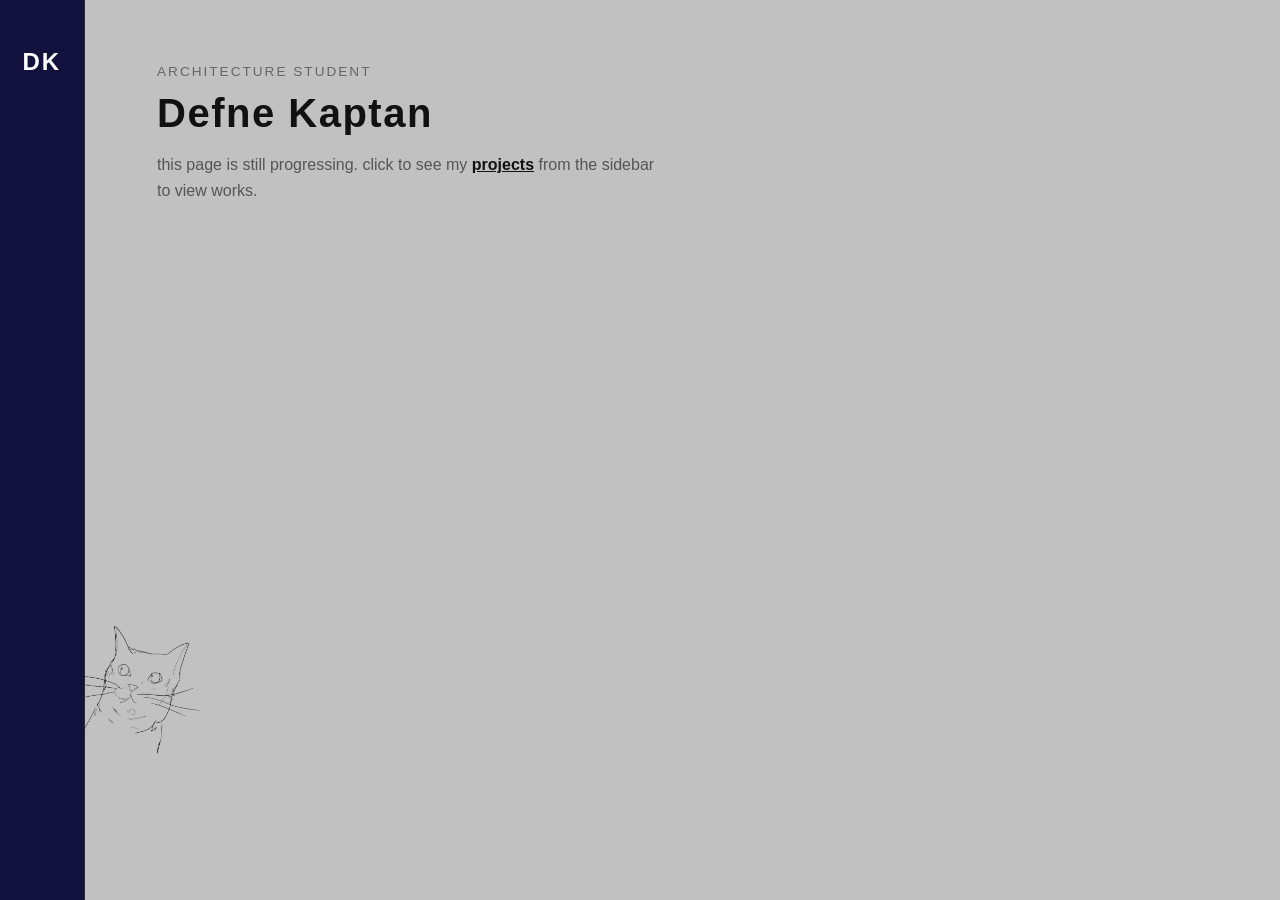
<file: index.html>
<!DOCTYPE html>
<html lang="en">
<head>
    <meta charset="UTF-8">
    <meta name="viewport" content="width=device-width, initial-scale=1.0">
    <title>Defne Kaptan | portfolio</title>
    <link rel="stylesheet" href="style.css">
</head>
<body>

    <input type="checkbox" id="sidebar-toggle" class="sidebar-toggle">

    <aside class="sidebar">
        <label for="sidebar-toggle" class="sidebar-click-area" title="Toggle Menu"></label>
        <div class="logo-trigger">
            <span class="logo">DK</span>
        </div>
        
        <ul class="nav-links">
            <li>
                <a href="index.html" class="active">home</a>
                <img src="cat-active.png" alt="Active Cat" class="nav-cat">
            </li>
            <li>
                <a href="projects.html">projects</a>
                <img src="cat-active.png" alt="Active Cat" class="nav-cat">
            </li>
            <li>
                <a href="connect.html">connect</a>
                <img src="cat-active.png" alt="Active Cat" class="nav-cat">
            </li>
        </ul>
    </aside>

    <img src="cat-peeking.png" alt="Peeking Cat" class="sidebar-cat">

    <main class="landing-container">
        <div class="home-intro">
            <span class="intro-subtitle" style="display: block; font-size: 0.85rem; letter-spacing: 2px; text-transform: uppercase; color: #666; margin-bottom: 0.75rem;">Architecture Student</span>
            <h1 style="font-size: 2.5rem; font-weight: 700; letter-spacing: 1.5px; margin-bottom: 1rem; color: #111;">Defne Kaptan</h1>
            <p style="font-size: 1rem; color: #555; line-height: 1.6; max-width: 500px;">this page is still progressing. click to see my <a href="projects.html" style="color: #111; font-weight: 600; text-decoration: underline;">projects</a> from the sidebar to view works.</p>
        </div>
    </main>

</body>
</html>
</file>
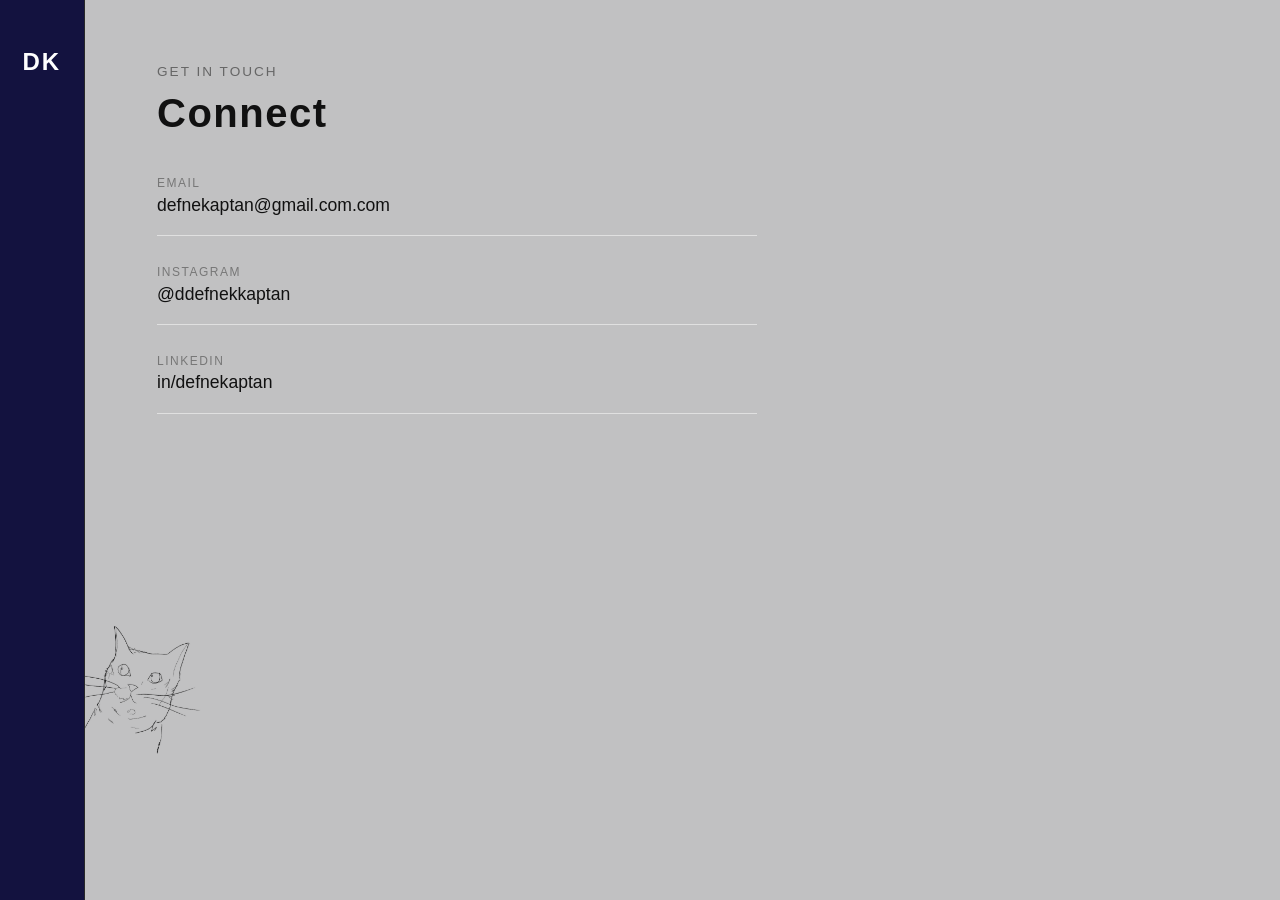
<file: connect.html>
<!DOCTYPE html>
<html lang="en">
<head>
    <meta charset="UTF-8">
    <meta name="viewport" content="width=device-width, initial-scale=1.0">
    <title>Connect | Defne Kaptan</title>
    <link rel="stylesheet" href="style.css">
</head>
<body>

    <input type="checkbox" id="sidebar-toggle" class="sidebar-toggle">

    <aside class="sidebar">
        <label for="sidebar-toggle" class="sidebar-click-area" title="Toggle Menu"></label>
        <div class="logo-trigger">
            <span class="logo">DK</span>
        </div>
        
        <ul class="nav-links">
            <li>
                <a href="index.html">Home</a>
                <img src="cat-active.png" alt="Active Cat" class="nav-cat">
            </li>
            <li>
                <a href="projects.html">Projects</a>
                <img src="cat-active.png" alt="Active Cat" class="nav-cat">
            </li>
            <li>
                <a href="connect.html" class="active">Connect</a>
                <img src="cat-active.png" alt="Active Cat" class="nav-cat">
            </li>
        </ul>
    </aside>

    <img src="cat-peeking.png" alt="Peeking Cat" class="sidebar-cat">

    <main class="landing-container">
        <div class="connect-content" style="max-width: 600px; width: 100%;">
            <span style="display: block; font-size: 0.85rem; letter-spacing: 2px; text-transform: uppercase; color: #666; margin-bottom: 0.75rem;">Get in Touch</span>
            <h1 style="font-size: 2.5rem; font-weight: 700; letter-spacing: 1.5px; margin-bottom: 2.5rem; color: #111;">Connect</h1>
            
            <div style="display: flex; flex-direction: column; gap: 1.8rem;">
                <div class="connect-item" style="border-bottom: 1px solid #e0e0e0; padding-bottom: 1.2rem;">
                    <span style="display: block; font-size: 0.75rem; letter-spacing: 1.5px; text-transform: uppercase; color: #777; margin-bottom: 0.3rem;">Email</span>
                    <a href="mailto:defne@example.com" style="font-size: 1.1rem; color: #111; text-decoration: none; font-weight: 500;">defnekaptan@gmail.com.com</a>
                </div>
                
                <div class="connect-item" style="border-bottom: 1px solid #e0e0e0; padding-bottom: 1.2rem;">
                    <span style="display: block; font-size: 0.75rem; letter-spacing: 1.5px; text-transform: uppercase; color: #777; margin-bottom: 0.3rem;">Instagram</span>
                    <a href="https://instagram.com" target="_blank" style="font-size: 1.1rem; color: #111; text-decoration: none; font-weight: 500;">@ddefnekkaptan</a>
                </div>

                <div class="connect-item" style="border-bottom: 1px solid #e0e0e0; padding-bottom: 1.2rem;">
                    <span style="display: block; font-size: 0.75rem; letter-spacing: 1.5px; text-transform: uppercase; color: #777; margin-bottom: 0.3rem;">LinkedIn</span>
                    <a href="https://linkedin.com" target="_blank" style="font-size: 1.1rem; color: #111; text-decoration: none; font-weight: 500;">in/defnekaptan</a>
                </div>
            </div>
        </div>
    </main>

</body>
</html>
</file>
<file: style.css>
* {
    margin: 0;
    padding: 0;
    box-sizing: border-box;
    font-family: -apple-system, BlinkMacSystemFont, "Segoe UI", Roboto, Helvetica, Arial, sans-serif;
}

body {
    display: flex;
    background-color: #c1c1c2;
    color: #1a1a1a;
    min-height: 100vh;
}

.sidebar-toggle,
.accordion-toggle {
    display: none;
}

.sidebar {
    width: 85px;
    background-color: #13123f;
    color: #ffffff;
    display: flex;
    flex-direction: column;
    justify-content: space-between;
    padding: 3rem 1.4rem;
    position: fixed;
    top: 0;
    left: 0;
    height: 100vh;
    border-right: 1px solid #282828;
    z-index: 1000;
    overflow: hidden;
    transition: width 0.35s cubic-bezier(0.25, 1, 0.5, 1), padding 0.35s ease;
}

.sidebar-click-area {
    position: absolute;
    inset: 0;
    z-index: 1;
    cursor: pointer;
}

.logo-trigger {
    position: relative;
    z-index: 2;
    display: inline-block;
    user-select: none;
    pointer-events: none;
}

.sidebar .logo {
    font-size: 1.5rem;
    font-weight: 700;
    letter-spacing: 2px;
    text-transform: uppercase;
    transition: opacity 0.2s ease;
}

.sidebar:hover .logo {
    opacity: 0.75;
}

.sidebar .nav-links {
    position: relative;
    z-index: 2;
    list-style: none;
    display: flex;
    flex-direction: column;
    gap: 1.8rem;
    opacity: 0;
    visibility: hidden;
    transform: translateX(-10px);
    transition: opacity 0.25s ease, transform 0.3s ease, visibility 0.25s;
    pointer-events: none;
}

.sidebar .nav-links li {
    position: relative;
    display: flex;
    align-items: center;
}

.sidebar .nav-links a {
    pointer-events: auto;
    color: #999999;
    text-decoration: none;
    font-size: 0.95rem;
    letter-spacing: 0.5px;
    white-space: nowrap;
    transition: color 0.2s ease;
}

.sidebar .nav-links a:hover,
.sidebar .nav-links a.active {
    color: #ffffff;
}

.sidebar-toggle:checked ~ .sidebar {
    width: 240px;
    padding: 3rem 2.2rem;
}

.sidebar-toggle:checked ~ .sidebar .nav-links {
    opacity: 1;
    visibility: visible;
    transform: translateX(0);
    transition-delay: 0.1s;
}

.landing-container {
    margin-left: 85px;
    flex: 1;
    padding: 4rem 4.5rem;
    min-height: 100vh;
    transition: margin-left 0.35s cubic-bezier(0.25, 1, 0.5, 1);
}

.sidebar-toggle:checked ~ .landing-container {
    margin-left: 240px;
}

.topics-stack {
    display: flex;
    flex-direction: column;
    gap: 4.5rem;
    max-width: 1100px;
    width: 100%;
}

.topic-accordion-group {
    display: block;
    position: relative;
}

.topic-trigger-card {
    cursor: pointer;
    display: block;
    text-decoration: none;
    color: inherit;
}

.frame-container {
    position: relative;
    width: 100%;
    margin-bottom: 1.2rem;
}

.back-frame {
    position: absolute;
    top: 20px;
    left: 20px;
    width: 100%;
    height: 100%;
    background-color: #0c0d3f;
    z-index: 1;
    transition: background-color 0.35s ease, transform 0.3s ease;
}

#arch-expand:checked ~ .arch-frame-box .back-frame {
    background-color: #3e439a;
}

#ideas-expand:checked ~ .topic-trigger-card .ideas-frame-box .back-frame {
    background-color: #3e439a;
}

#gallery-expand:checked ~ .topic-trigger-card .gallery-frame-box .back-frame {
    background-color: #3e439a;
}

.frame-container:hover .back-frame {
    transform: translate(4px, 4px);
}

.image-wrapper {
    position: relative;
    z-index: 2;
    width: 100%;
    background-color: #e8e8e8;
    overflow: hidden;
    border: 1px solid #d0d0d0;
    display: flex;
    align-items: center;
    justify-content: center;
}

.wide-ratio {
    aspect-ratio: 16 / 7;
}

.image-label {
    position: absolute;
    font-size: 0.75rem;
    font-weight: 500;
    letter-spacing: 1.5px;
    text-transform: uppercase;
    color: #666666;
    z-index: 1;
    transition: transform 0.5s ease;
}

.image-wrapper img {
    position: relative;
    z-index: 2;
    width: 100%;
    height: 100%;
    object-fit: cover;
    display: block;
    transition: transform 0.5s ease;
}

.topic-trigger-card:hover .image-wrapper img,
.topic-trigger-card:hover .image-label {
    transform: scale(1.04);
}

.topic-info {
    margin-top: 0.5rem;
    cursor: pointer;
    display: block;
}

.topic-info h2 {
    font-size: 1.15rem;
    font-weight: 600;
    text-transform: uppercase;
    letter-spacing: 1.5px;
    color: #111111;
}

.expand-indicator {
    font-weight: 300;
    float: right;
    transition: transform 0.3s ease;
}

.accordion-toggle:checked ~ .topic-trigger-card .expand-indicator,
.accordion-toggle:checked ~ .topic-info .expand-indicator {
    transform: rotate(45deg);
}

.sub-projects-drawer {
    max-height: 0;
    opacity: 0;
    overflow: hidden;
    transition: max-height 0.4s cubic-bezier(0.25, 1, 0.5, 1), opacity 0.3s ease, margin 0.3s ease;
    margin-left: 35px;
    border-left: 2px solid #161616;
    padding-left: 1.5rem;
}

.accordion-toggle:checked ~ .sub-projects-drawer {
    max-height: 250px;
    opacity: 1;
    margin-top: 1.2rem;
    margin-bottom: 1.5rem;
}

.sub-project-list {
    list-style: none;
    display: flex;
    flex-direction: column;
    gap: 0.8rem;
}

.sub-project-list a {
    text-decoration: none;
    color: #555555;
    font-size: 0.95rem;
    letter-spacing: 0.5px;
    transition: color 0.2s ease, transform 0.2s ease;
    display: inline-block;
}

.sub-project-list a:hover {
    color: #111111;
    transform: translateX(4px);
    text-decoration: underline;
}

.sidebar-cat {
    position: fixed;
    left: 68px;
    bottom: 83px;
    width: 150px;
    height: auto;
    z-index: 999;
    pointer-events: none;
    mix-blend-mode: multiply;
    transition: left 0.5s cubic-bezier(0.25, 1, 0.5, 1), transform 0.3s ease;
    transform: translateX(-10px);
}

.sidebar:hover ~ .sidebar-cat {
    transform: translateX(6px);
}

.sidebar-toggle:checked ~ .sidebar-cat {
    left: 222px;
    transform: translateX(4px);
}

.nav-cat {
    margin-left: 10px;
    width: 65px;
    height: auto;
    opacity: 0;
    transform: translateY(4px);
    mix-blend-mode: screen;
    transition: opacity 0.25s ease, transform 0.25s ease;
    pointer-events: none;
    flex-shrink: 0;
}

.nav-links a.active + .nav-cat {
    opacity: 1;
    transform: translateY(0);
}

.nav-links li:hover .nav-cat {
    opacity: 0.7;
    transform: translateY(0);
}

.card-cat {
    position: absolute;
    top: -62px;
    right: 25px;
    width: 300px;
    height: auto;
    z-index: 10;
    opacity: 0;
    mix-blend-mode: multiply;
    transform: translateY(15px);
    transition: opacity 0.35s ease, transform 0.35s cubic-bezier(0.25, 1, 0.5, 1);
    pointer-events: none;
}

.card-cat img {
    width: 100%;
    display: block;
}

.accordion-toggle:checked ~ .card-cat {
    opacity: 1;
    transform: translateY(0);
}

@media (max-width: 900px) {
    body {
        flex-direction: column;
    }

    .sidebar {
        width: 100%;
        height: auto;
        position: relative;
        flex-direction: row;
        align-items: center;
        padding: 1.5rem 2rem;
        border-right: none;
        border-bottom: 1px solid #282828;
    }

    .sidebar-toggle:checked ~ .sidebar {
        width: 100%;
        padding: 1.5rem 2rem;
    }

    .sidebar .nav-links {
        flex-direction: row;
        gap: 1.5rem;
        transform: translateX(0);
    }

    .landing-container,
    .sidebar-toggle:checked ~ .landing-container {
        margin-left: 0;
        padding: 2.5rem 1.5rem;
    }

    .sidebar-cat {
        display: none;
    }
}

.accordion-toggle:checked ~ .arch-frame-box .main-big-photo {
    display: none;
}

.split-workspace {
    display: none;
    position: relative;
    z-index: 2;
    width: 100%;
    aspect-ratio: 16 / 7;
    min-height: 380px;
    background-color: #f2f2f2;
    border: 1px solid #dcdcdc;
    overflow: hidden;
}

.accordion-toggle:checked ~ .arch-frame-box .split-workspace {
    display: block;
}

.split-photo {
    position: absolute;
    width: 170px;
    background: #ffffff;
    padding: 8px 8px 14px 8px;
    border: 1px solid #d4d4d4;
    box-shadow: 0 10px 25px rgba(0,0,0,0.1);
    transition: transform 0.3s ease, box-shadow 0.3s ease;
}

.split-photo img {
    width: 100%;
    height: 100px;
    object-fit: cover;
    display: block;
}

.split-photo span {
    display: block;
    margin-top: 6px;
    font-size: 0.72rem;
    font-weight: 500;
    color: #222;
    text-align: center;
    letter-spacing: 0.5px;
}

.split-photo:hover {
    z-index: 20;
    transform: scale(1.06) rotate(0deg) !important;
    box-shadow: 0 15px 35px rgba(0,0,0,0.18);
}

.split-workspace .pos-1 {
    top: 20px;
    left: 30px;
    transform: rotate(-3deg);
    z-index: 1;
}

.split-workspace .pos-2 {
    top: 15px;
    left: 230px;
    transform: rotate(2deg);
    z-index: 2;
}

.split-workspace .pos-3 {
    top: 30px;
    left: 430px;
    transform: rotate(-1.5deg);
    z-index: 1;
}

.split-workspace .pos-4 {
    top: 170px;
    left: 110px;
    transform: rotate(4deg);
    z-index: 3;
}

.split-workspace .pos-5 {
    top: 155px;
    left: 340px;
    transform: rotate(-4deg);
    z-index: 2;
}
</file>
